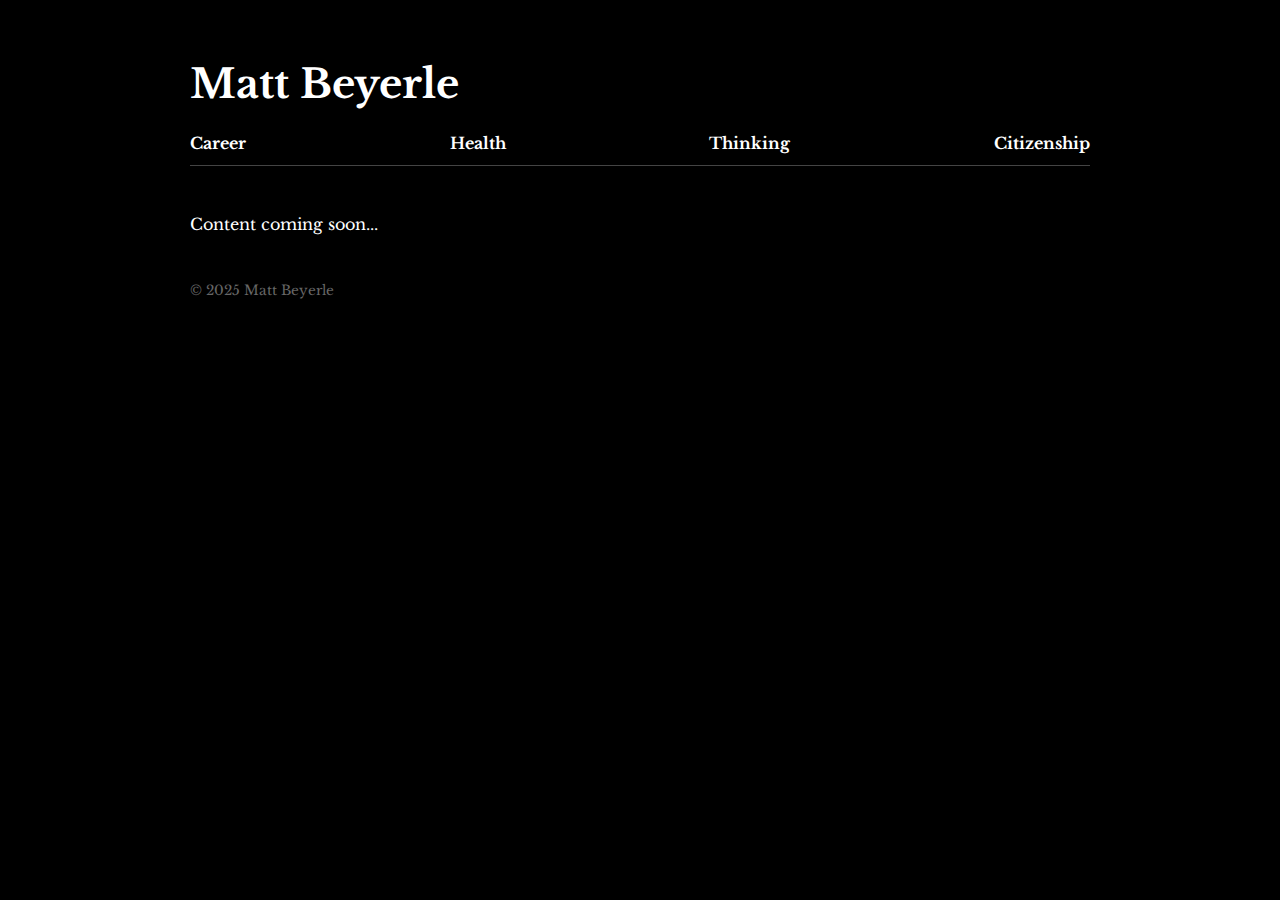
<file: citizenship.html>
<!DOCTYPE html>
<html lang="en">
<head>
  <meta charset="UTF-8">
  <title>Matt Beyerle | Citizenship</title>
  <meta name="viewport" content="width=device-width, initial-scale=1">
  <link rel="icon" href="favicon.ico" type="image/x-icon">
  <link href="https://fonts.googleapis.com/css2?family=Libre+Baskerville&display=swap" rel="stylesheet">
  <link rel="stylesheet" href="style.css">
</head>
<body>
  <div class="content">
    <h1>Matt Beyerle</h1>

    <nav>
      <a href="index.html">Career</a>
      <a href="health.html">Health</a>
      <a href="thinking.html">Thinking</a>
      <a href="citizenship.html">Citizenship</a>
    </nav>

    <main>
      <p>Content coming soon...</p>
    </main>

    <div class="footer">© 2025 Matt Beyerle</div>
  </div>
</body>
</html>
</file>
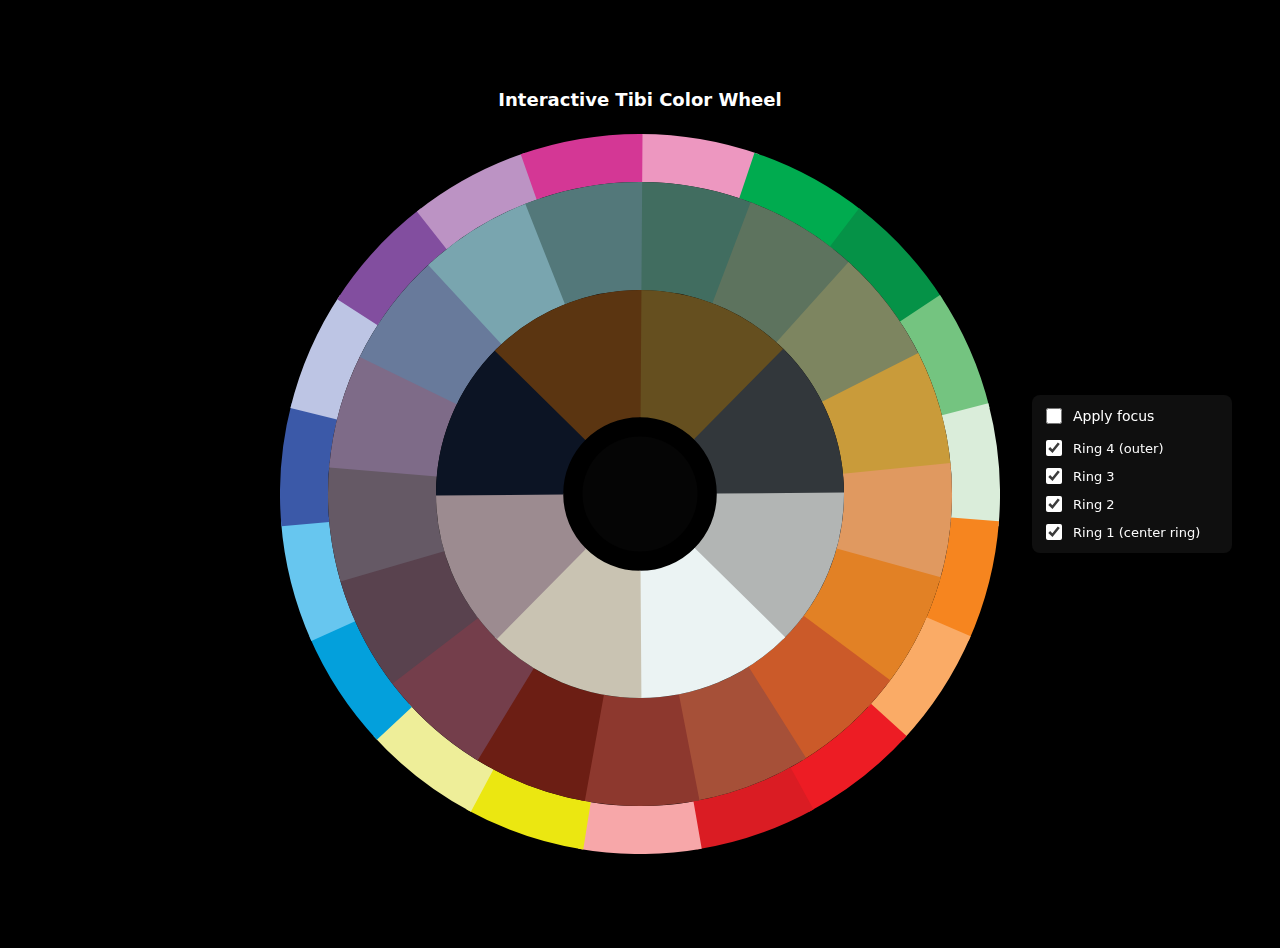
<file: demo.html>
<!DOCTYPE html> 
<html lang="en">
<head>
<meta charset="utf-8" />
<meta name="viewport" content="width=device-width,initial-scale=1" />
<title>Tibi Color Wheel</title>
<style>
  :root{
    --size:760px;
    --bg:#000;
    --ui:#fff;
  }
  html,body{height:100%;margin:0;font-family:Inter,system-ui,-apple-system,Segoe UI,Roboto,"Helvetica Neue",Arial;}
  body{display:flex;align-items:center;justify-content:center;background:var(--bg);color:var(--ui);padding:24px}
  .wrap{width:min(var(--size),96vw);text-align:center; position:relative;}
  h1{color:#fff;margin:6px 0 12px;font-size:18px}
  .canvas-wrap{background:transparent;border-radius:12px;padding:12px;display:flex;gap:12px;align-items:center;justify-content:center}
  svg{touch-action:none; display:block; max-width:100%;}
  .slice { stroke:none; shape-rendering:geometricPrecision; pointer-events:auto; cursor:pointer; }
  .slice-highlight { filter: drop-shadow(0 4px 12px rgba(0,0,0,.55)); stroke:#ffffffcc; stroke-width:3; }
  .center-label { font-family: "Libre Baskerville", Georgia, serif; font-weight:700; fill:#fff; text-anchor:middle; dominant-baseline:middle; letter-spacing:2px; }

  /* Focus / ring control style (now vertically centered beside the wheel) */
  .focus-control {
    position: absolute;
    /* vertically center the control relative to .wrap (so it's aligned with wheel center) */
    top: 50%;
    transform: translateY(-50%);
    /* keep the panel to the right of the wrap so it never overlaps the wheel */
    left: calc(100% + 12px);
    right: auto;
    background: rgba(255,255,255,0.06);
    color: #fff;
    border-radius: 8px;
    padding: 10px;
    font-size: 14px;
    display: flex;
    gap: 10px;
    align-items: flex-start;
    backdrop-filter: blur(4px);
    user-select: none;
    z-index: 40;
    flex-direction: column;
    min-width: 180px;
  }
  .focus-row { display:flex; gap:8px; align-items:center; justify-content:space-between; }
  .focus-row .label { display:flex; gap:8px; align-items:center; }
  .focus-control input[type="checkbox"] {
    width: 16px;
    height: 16px;
    accent-color: #fff;
    cursor: pointer;
    flex: 0 0 16px;
  }
  .ring-toggle-list {
    display:flex;
    flex-direction:column;
    gap:6px;
    align-items:flex-start;
  }
  /* label layout: checkbox on the left, text on the right */
  .ring-toggle-list label { font-size: 13px; color: #fff; display:flex; gap:8px; align-items:center; cursor:pointer; }

  /* When a ring is turned off, force its slices to be fully black and remove pointer events */
  .ring-off path { fill: #000 !important; stroke: none !important; pointer-events: none !important; cursor: default !important; }

  /* Slight visual cue for toggles (optional) */
  .ring-toggle-list input[type="checkbox"]:checked + span { opacity: 0.98; }

</style>
</head>
<body>
  <div class="wrap">
    <h1>Interactive Tibi Color Wheel</h1>

    <!-- Focus and ring visibility controls (now vertically centered with the wheel) -->
    <div class="focus-control" title="Show only a small sliver at the east side / toggle rings">
      <div class="focus-row">
        <label class="label" title="Show only a small sliver at the east side">
          <input id="applyFocus" type="checkbox" />
          <span>Apply focus</span>
        </label>
      </div>

      <div class="ring-toggle-list" title="Check to show a ring; uncheck to blackout it">
        <!-- Inputs are CHECKED by default = ring visible -->
        <label><input type="checkbox" id="off4" checked><span>Ring 4 (outer)</span></label>
        <label><input type="checkbox" id="off3" checked><span>Ring 3</span></label>
        <label><input type="checkbox" id="off2" checked><span>Ring 2</span></label>
        <label><input type="checkbox" id="off1" checked><span>Ring 1 (center ring)</span></label>
      </div>
    </div>

    <div class="canvas-wrap">
      <svg id="wheel" viewBox="0 0 600 600" width="720" height="720" aria-label="Tibi Color Wheel">
        <!-- groups (outer first so inner rings paint on top) -->
        <g id="ring4" data-ring="4" transform="rotate(0 300 300)"></g>
        <g id="ring3" data-ring="3" transform="rotate(0 300 300)"></g>
        <g id="ring2" data-ring="2" transform="rotate(0 300 300)"></g>
        <g id="ring1" data-ring="1" transform="rotate(0 300 300)"></g>

        <!-- final center cover so center is a clean disk -->
        <circle id="centerDisk" cx="300" cy="300" r="48" fill="#050505"/>
        <text class="center-label" x="300" y="300" font-size="14"></text> 

        <!-- overlay path: full-rect outer subpath + wedge subpath as a second subpath.
             fill-rule:evenodd makes the wedge a hole (transparent) so events pass through there. -->
        <path id="focusOverlayPath"
              fill="#000"
              fill-rule="evenodd"
              d=""
              style="display:none;"
              pointer-events="auto"></path>
      </svg>
    </div>
  </div>

<script>
/*
Entire original script retained unchanged — only the CSS positioning of .focus-control changed.
(For brevity I haven't repeated the full JS comments here; the original script logic is left intact.)
*/
(function(){
  const svg = document.getElementById('wheel');
  const cx = 300, cy = 300;

  const segmentsByRing = {1:1,2:8,3:17,4:19};

  const ringConfig = {1:{rOut:64},2:{rOut:170},3:{rOut:260},4:{rOut:300}};

  const palettes = {
    1: ["#000000"],
    2: ["#654F1F","#32373B","#B2B5B4","#EBF3F3","#C9C3B2","#9C8B90","#0C1424","#5B3511"],
    3: ["#416D60","#5D735E","#7D8560","#C99B3A","#E09960","#E28125","#CB5A29","#A65038","#8D382E","#6C1E14","#743E4B","#59424E","#655965","#7E6B88","#687A9B","#79A5AF","#53787A"],
    4: ["#ED97C0","#00AB4F","#059247","#74C480","#DAEDDA","#F6851F","#FAAB66","#ED1C24","#DA1C23","#F7A7A9","#EBE711","#EEEE99","#03A0DC","#67C6EF","#3B59A8","#BDC5E4","#824E9F","#BC93C4","#D43795"]
  };

  const overlapDeg = 0.8;

  [4,3,2,1].forEach(ring => {
    const g = document.getElementById('ring' + ring);
    g.dataset.rotation = '0';
    const pal = palettes[ring] || ["#ccc"];
    const rOut = ringConfig[ring].rOut;
    const rIn = (ring > 1) ? ringConfig[ring-1].rOut : 0;
    const segments = segmentsByRing[ring];
    for (let i=0;i<segments;i++){
      const seg = 360 / segments;
      const start = (i*seg) - overlapDeg/2;
      const end   = ((i+1)*seg) + overlapDeg/2;
      const path = document.createElementNS('http://www.w3.org/2000/svg','path');
      path.classList.add('slice');
      path.setAttribute('d', wedgePath(cx,cy, rOut, start, end, rIn));
      path.setAttribute('fill', pal[i % pal.length]);
      const nominalMid = ((i + 0.5) * seg) % 360;
      path.setAttribute('data-seg-index', i);
      path.setAttribute('data-mid', nominalMid);
      path.setAttribute('data-start', (i*seg) % 360);
      path.setAttribute('data-end', ((i+1)*seg) % 360);
      path.setAttribute('data-index', i);
      path.setAttribute('data-ring', ring);
      path.addEventListener('click', onSliceClick);
      g.appendChild(path);
    }
  });

  function wedgePath(cx,cy,rOut,startDeg,endDeg,rIn = 0){
    const outerStart = polarToCartesian(cx,cy,rOut,endDeg);
    const outerEnd   = polarToCartesian(cx,cy,rOut,startDeg);
    const innerEnd = polarToCartesian(cx,cy,rIn,startDeg);
    const innerStart = polarToCartesian(cx,cy,rIn,endDeg);
    let sweep = endDeg - startDeg;
    while (sweep < 0) sweep += 360;
    sweep = sweep % 360;
    const largeArc = (sweep > 180) ? 1 : 0;
    if (rIn === 0) {
      return `M ${cx} ${cy} L ${outerStart.x} ${outerStart.y} A ${rOut} ${rOut} 0 ${largeArc} 0 ${outerEnd.x} ${outerEnd.y} Z`;
    } else {
      return `M ${outerStart.x} ${outerStart.y} A ${rOut} ${rOut} 0 ${largeArc} 0 ${outerEnd.x} ${outerEnd.y} L ${innerEnd.x} ${innerEnd.y} A ${rIn} ${rIn} 0 ${largeArc} 1 ${innerStart.x} ${innerStart.y} Z`;
    }
  }

  function polarToCartesian(cx,cy,r,deg){
    const rad = (deg - 90) * Math.PI / 180.0;
    return { x: cx + (r * Math.cos(rad)), y: cy + (r * Math.sin(rad)) };
  }

  let active = null;
  const locks = {1:false,2:false,3:false,4:false};

  function getPointerAngle(evt){
    const p = (evt.touches && evt.touches[0]) ? evt.touches[0] : evt;
    const pt = svg.createSVGPoint();
    pt.x = p.clientX; pt.y = p.clientY;
    const loc = pt.matrixTransform(svg.getScreenCTM().inverse());
    const dx = loc.x - cx, dy = loc.y - cy;
    return Math.atan2(dy,dx) * 180 / Math.PI;
  }

  function findRingGroupFromTarget(t){
    return t.closest ? t.closest('g') : null;
  }

  svg.addEventListener('pointerdown', (evt)=>{
    if (evt.button !== undefined && evt.button !== 0) return;
    const g = findRingGroupFromTarget(evt.target);
    if (!g) return;
    const ringNum = parseInt(g.dataset.ring,10);
    if (locks[ringNum]) return;
    svg.setPointerCapture && svg.setPointerCapture(evt.pointerId);
    active = { ringEl: g, startAngle: getPointerAngle(evt), startRotation: parseFloat(g.dataset.rotation) || 0, pointerId: evt.pointerId };
    evt.preventDefault();
  });

  window.addEventListener('pointermove', (evt)=>{
    if (!active || active.pointerId !== evt.pointerId) return;
    const angleNow = getPointerAngle(evt);
    let delta = angleNow - active.startAngle;
    if (delta > 180) delta -= 360;
    if (delta < -180) delta += 360;
    const newRot = active.startRotation + delta;
    active.ringEl.dataset.rotation = newRot;
    active.ringEl.setAttribute('transform', `rotate(${newRot} ${cx} ${cy})`);
  });

  window.addEventListener('pointerup', (evt)=>{
    if (!active || active.pointerId !== evt.pointerId) return;
    svg.releasePointerCapture && svg.releasePointerCapture(evt.pointerId);
    active = null;
  });

  let highlightedKey = null;
  function onSliceClick(evt){
    evt.stopPropagation();
    const clickedPath = evt.currentTarget;
    const ring = parseInt(clickedPath.dataset.ring,10);
    const g = document.getElementById('ring' + ring);
    if (g.classList.contains('ring-off')) return;
    const groupRot = parseFloat(g.dataset.rotation) || 0;
    const localMid = parseFloat(clickedPath.dataset.mid);
    const absoluteMid = (localMid + groupRot + 360) % 360;
    const key = Math.round(absoluteMid * 100) / 100;
    if (highlightedKey === key) {
      clearHighlights();
      highlightedKey = null;
      return;
    }
    highlightedKey = key;
    applyHighlightsAtAbsoluteAngle(absoluteMid);
  }

  function applyHighlightsAtAbsoluteAngle(absAngle){
    clearHighlights();
    for (let r=1;r<=4;r++){
      const g = document.getElementById('ring'+r);
      if (g.classList.contains('ring-off')) continue;
      const rot = parseFloat(g.dataset.rotation) || 0;
      const n = segmentsByRing[r];
      const localAngleForR = (absAngle - rot + 360) % 360;
      const idx = Math.floor((localAngleForR) / (360 / n)) % n;
      const slice = g.querySelector('path[data-seg-index="'+idx+'"]');
      if (slice) slice.classList.add('slice-highlight');
    }
  }

  function clearHighlights(){
    svg.querySelectorAll('.slice-highlight').forEach(el => el.classList.remove('slice-highlight'));
  }

  svg.addEventListener('click', (e) => {
    if (e.target === svg) { clearHighlights(); highlightedKey = null; }
  });

  window.addEventListener('keydown', (e)=>{
    if (e.key >= '1' && e.key <= '4') {
      const r = parseInt(e.key,10);
      const g = document.getElementById('ring'+r);
      const cur = parseFloat(g.dataset.rotation) || 0;
      g.dataset.rotation = cur + 30;
      g.setAttribute('transform', `rotate(${cur+30} ${cx} ${cy})`);
    }
  });

  window.tibiWheel = {
    rotateTo: (ring,deg) => {
      const g = document.getElementById('ring'+ring);
      g.dataset.rotation = deg;
      g.setAttribute('transform', `rotate(${deg} ${cx} ${cy})`);
    },
    lockRing: (ring,locked) => { locks[ring] = !!locked; }
  };

  const focusCheckbox = document.getElementById('applyFocus');
  const overlayPath = document.getElementById('focusOverlayPath');

  const focusWidth = 15;
  const focusCenter = 90;
  const wedgeStart = focusCenter - (focusWidth / 2);
  const wedgeEnd = focusCenter + (focusWidth / 2);

  const holeRadius = Math.max(ringConfig[4].rOut, 320) + 60;

  function buildOverlayD(){
    const rectSub = `M 0 0 H 600 V 600 H 0 Z`;
    const wedgeSub = wedgePath(cx, cy, holeRadius, wedgeStart, wedgeEnd, 0);
    return rectSub + ' ' + wedgeSub;
  }

  overlayPath.setAttribute('d', buildOverlayD());
  overlayPath.style.display = 'none';

  focusCheckbox.addEventListener('change', (e) => {
    overlayPath.style.display = e.target.checked ? 'block' : 'none';
  });

  if (focusCheckbox.checked) overlayPath.style.display = 'block';

  window.addEventListener('resize', () => {
    overlayPath.setAttribute('d', buildOverlayD());
  });

  const visCheckboxes = {
    1: document.getElementById('off1'),
    2: document.getElementById('off2'),
    3: document.getElementById('off3'),
    4: document.getElementById('off4')
  };

  function setRingVisibility(ring, isVisible){
    const g = document.getElementById('ring' + ring);
    if (!g) return;
    if (!isVisible) {
      g.classList.add('ring-off');
      g.querySelectorAll('.slice-highlight').forEach(el => el.classList.remove('slice-highlight'));
    } else {
      g.classList.remove('ring-off');
    }
  }

  Object.keys(visCheckboxes).forEach(k => {
    const ringNum = parseInt(k, 10);
    const cb = visCheckboxes[ringNum];
    if (!cb) return;
    cb.addEventListener('change', (e) => {
      setRingVisibility(ringNum, !!e.target.checked);
      if (highlightedKey !== null) {
        applyHighlightsAtAbsoluteAngle(highlightedKey);
      }
    });
    setRingVisibility(ringNum, !!cb.checked);
  });

})();
</script>
</body>
</html>
</file>
<file: style.css>
/* Base styles */
body {
  margin: 0;
  padding: 2rem;
  background-color: #000;
  font-family: 'Libre Baskerville', serif;
  color: #fff;
}

.content {
  max-width: 900px;
  margin: 0 auto;
}

h1 {
  font-size: 2.5rem;
  margin-bottom: 1.5rem;
}

nav {
  display: flex;
  justify-content: space-between;
  gap: 2rem;
  margin-bottom: 3rem;
  border-bottom: 1px solid #444;
  padding-bottom: 0.5rem;
  flex-wrap: wrap;
}

nav a {
  text-decoration: none;
  color: #fff;
  font-weight: bold;
  padding-bottom: 0.25rem;
  position: relative;
}

nav a:hover::after {
  content: '';
  position: absolute;
  bottom: 0;
  left: 0;
  width: 100%;
  height: 2px;
  background-color: #fff;
}

.footer {
  margin-top: 3rem;
  font-size: 0.85rem;
  color: #666;
}

@media (max-width: 600px) {
  nav {
    flex-direction: column;
    gap: 1rem;
  }
}

/* Terminal grid styles (Career tab) */
.terminal-grid {
  display: grid;
  grid-template-columns: 250px 1fr;
  width: 100vw;
  font-family: 'Courier New', monospace;
  background-color: #000;
  color: #00ff00;
  border-collapse: collapse;
}

.terminal-grid div,
.terminal-grid input {
  border: 1px solid #00ff00;
  padding: 0.5rem;
  white-space: pre-wrap;
  overflow-wrap: break-word;
}

.terminal-grid input {
  background: transparent;
  color: #00ff00;
  border: none;
  outline: none;
  width: 100%;
}

.terminal-cursor::after {
  content: "";
  display: inline-block;
  width: 8px;
  height: 1.2em;
  background-color: #00ff00;
  animation: blink 1s step-start 0s infinite;
  vertical-align: bottom;
  margin-left: 4px;
}

@keyframes blink {
  50% { opacity: 0; }
}

.terminal-blank {
  border: 1px solid #00ff00;
  padding: 0.5rem;
  height: 2rem;
}

/* Tab content links style */
.tab-content a {
  display: block;
  margin: 0.5rem 0;
  text-decoration: none;
  color: #ddd;
  font-weight: bold;
  transition: color 0.3s;
}

.tab-content a:hover {
  color: #fff;
}
</file>
